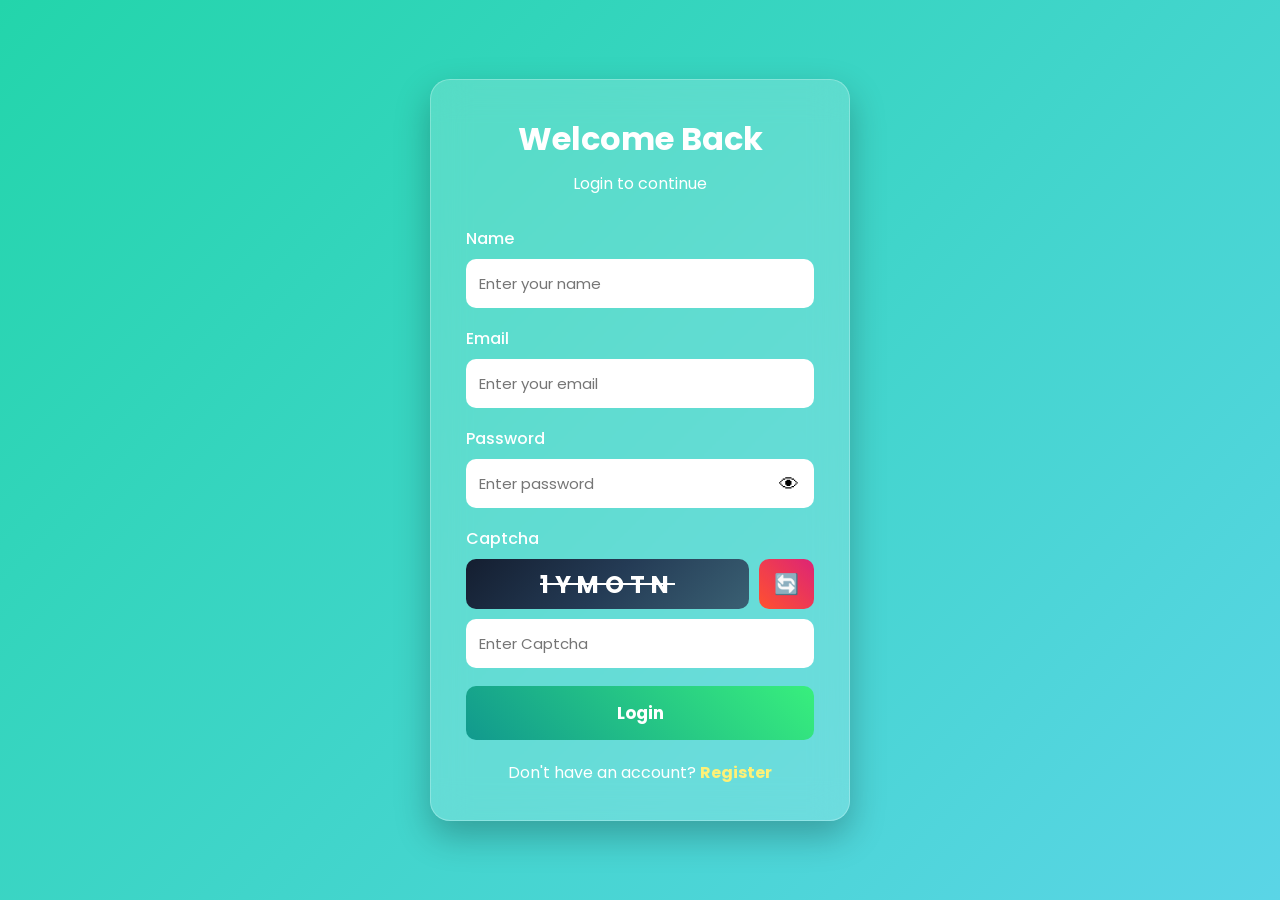
<file: portfolio/pro2/index.html>
<!DOCTYPE html>
<html lang="en">
<head>

<meta charset="UTF-8">
<meta name="viewport" content="width=device-width, initial-scale=1.0">

<title>Home Page</title>

<link href="https://fonts.googleapis.com/css2?family=Poppins:wght@300;400;500;600;700&display=swap" rel="stylesheet">

<style>

*{
margin:0;
padding:0;
box-sizing:border-box;
font-family:'Poppins',sans-serif;
}

body{

display:flex;
justify-content:center;
align-items:center;
min-height:100vh;

background:linear-gradient(-45deg,#667eea,#764ba2,#23d5ab,#00c9ff);
background-size:400% 400%;
animation:bg 10s ease infinite;

}

@keyframes bg{

0%{
background-position:0% 50%;
}

50%{
background-position:100% 50%;
}

100%{
background-position:0% 50%;
}

}

.container{

width:450px;
padding:40px;
border-radius:20px;
text-align:center;

background:rgba(255,255,255,.18);

backdrop-filter:blur(15px);

box-shadow:0 15px 35px rgba(0,0,0,.3);

border:1px solid rgba(255,255,255,.3);

}

h1{

color:white;
margin-bottom:20px;

}

p{

color:white;
font-size:20px;
margin-bottom:30px;

}

#username{

font-weight:bold;
color:#FFF176;

}

button{

width:100%;
padding:14px;

border:none;
border-radius:10px;

font-size:18px;
font-weight:bold;

cursor:pointer;

background:linear-gradient(45deg,#ff512f,#dd2476);

color:white;

transition:.3s;

}

button:hover{

transform:translateY(-3px);

box-shadow:0 10px 20px rgba(0,0,0,.3);

}

</style>

</head>

<body>

<div class="container">

<h1>Dashboard</h1>

<p>

Welcome,

<span id="username"></span>

🎉

</p>

<button id="logoutBtn">

Logout

</button>

</div>

<script>

const user =
JSON.parse(localStorage.getItem("user"));

if(user){

document.getElementById("username").innerHTML =
user.name;

}
else{

window.location.href="login.html";

}

document.getElementById("logoutBtn")
.addEventListener("click",function(){

localStorage.removeItem("user");

alert("Logged Out Successfully");

window.location.href="login.html";

});

</script>

</body>
</html>
</file>
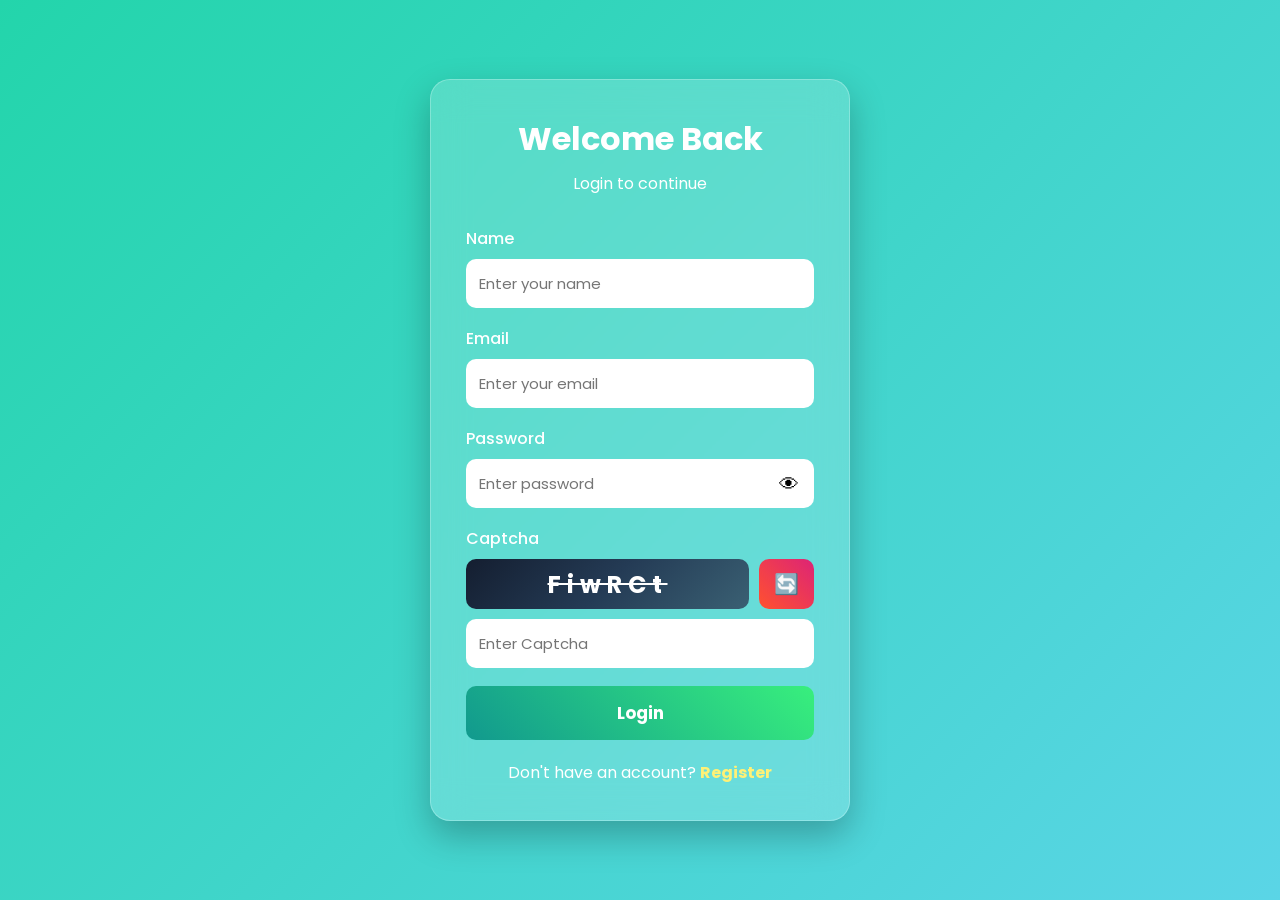
<file: portfolio/pro2/login.html>
<!DOCTYPE html>
<html lang="en">
<head>

<meta charset="UTF-8">
<meta name="viewport" content="width=device-width, initial-scale=1.0">

<title>Modern Login Form</title>

<link rel="preconnect" href="https://fonts.googleapis.com">
<link rel="preconnect" href="https://fonts.gstatic.com" crossorigin>

<link href="https://fonts.googleapis.com/css2?family=Poppins:wght@300;400;500;600;700&display=swap" rel="stylesheet">

<link rel="stylesheet" href="style.css">

</head>

<body>

<div class="wrapper">

<div class="card">

<h1>Welcome Back</h1>

<p class="subtitle">
Login to continue
</p>

<form id="loginForm">

<div class="input-group">

<label>Name</label>

<input
type="text"
id="name"
placeholder="Enter your name">

<small class="error" id="nameError"></small>

</div>

<div class="input-group">

<label>Email</label>

<input
type="email"
id="email"
placeholder="Enter your email">

<small class="error" id="emailError"></small>

</div>

<div class="input-group">

<label>Password</label>

<div class="password-box">

<input
type="password"
id="password"
placeholder="Enter password">

<span id="togglePassword">👁</span>

</div>

<small class="error" id="passwordError"></small>

</div>

<div class="input-group">

<label>Captcha</label>

<div class="captcha-container">

<div id="captcha"></div>

<button
type="button"
id="reloadCaptcha">

🔄

</button>

</div>

<input
type="text"
id="userCaptcha"
placeholder="Enter Captcha">

<small class="error" id="captchaError"></small>

</div>

<button
type="submit"
class="btn">

Login

</button>

<p class="bottom">

Don't have an account?

<a href="register.html">

Register

</a>

</p>

</form>

</div>

</div>

<script src="script.js"></script>

</body>
</html>
</file>
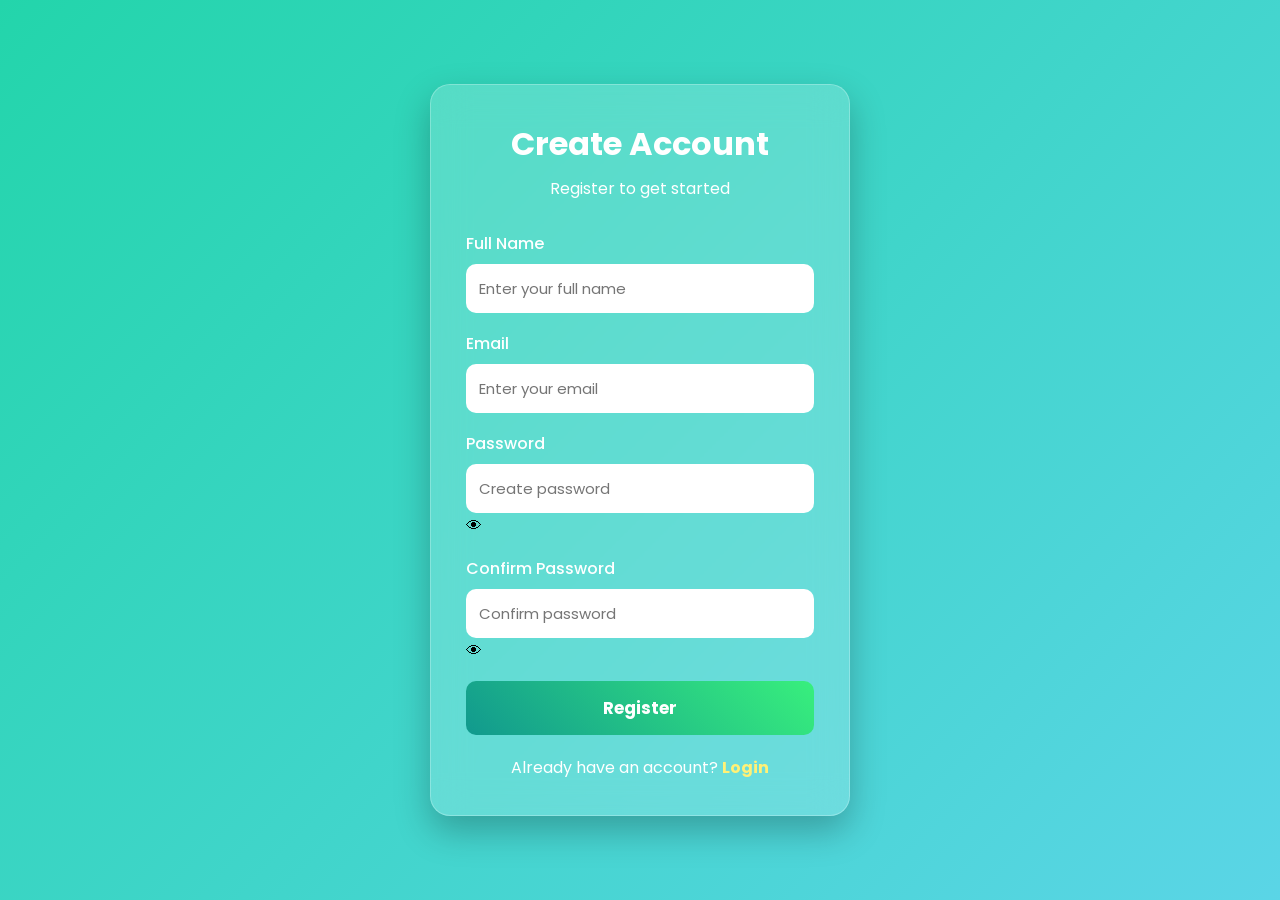
<file: portfolio/pro2/register.html>
<!DOCTYPE html>
<html lang="en">

<head>

<meta charset="UTF-8">

<meta name="viewport"
content="width=device-width, initial-scale=1.0">

<title>Register</title>

<link rel="preconnect"
href="https://fonts.googleapis.com">

<link rel="preconnect"
href="https://fonts.gstatic.com"
crossorigin>

<link href="https://fonts.googleapis.com/css2?family=Poppins:wght@300;400;500;600;700&display=swap"
rel="stylesheet">

<link rel="stylesheet"
href="style.css">

</head>

<body>

<div class="wrapper">

<div class="card">

<h1>Create Account</h1>

<p class="subtitle">
Register to get started
</p>

<form id="registerForm">

<div class="input-group">

<label>Full Name</label>

<input
type="text"
id="regName"
placeholder="Enter your full name">

<small
class="error"
id="regNameError">
</small>

</div>

<div class="input-group">

<label>Email</label>

<input
type="email"
id="regEmail"
placeholder="Enter your email">

<small
class="error"
id="regEmailError">
</small>

</div>

<div class="input-group">

<label>Password</label>

<div class="password-box">

<input
type="password"
id="regPassword"
placeholder="Create password">

<span id="toggleRegPassword">
👁
</span>

</div>

<small
class="error"
id="regPasswordError">
</small>

</div>

<div class="input-group">

<label>Confirm Password</label>

<div class="password-box">

<input
type="password"
id="confirmPassword"
placeholder="Confirm password">

<span id="toggleConfirmPassword">
👁
</span>

</div>

<small
class="error"
id="confirmPasswordError">
</small>

</div>

<button
type="submit"
class="btn">

Register

</button>

<p class="bottom">

Already have an account?

<a href="login.html">
Login
</a>

</p>

</form>

</div>

</div>

<script src="register.js"></script>

</body>

</html>
</file>
<file: portfolio/pro2/style.css>
/* Google Font */

*{
    margin:0;
    padding:0;
    box-sizing:border-box;
    font-family:'Poppins',sans-serif;
}

/* Animated Background */

body{
    min-height:100vh;
    display:flex;
    justify-content:center;
    align-items:center;
    background:linear-gradient(-45deg,
    #667eea,
    #764ba2,
    #6dd5fa,
    #23d5ab);
    background-size:400% 400%;
    animation:gradient 12s ease infinite;
}

@keyframes gradient{

0%{
background-position:0% 50%;
}

50%{
background-position:100% 50%;
}

100%{
background-position:0% 50%;
}

}

/* Wrapper */

.wrapper{
    width:100%;
    display:flex;
    justify-content:center;
    align-items:center;
    padding:20px;
}

/* Glass Card */

.card{

    width:420px;

    background:rgba(255,255,255,.18);

    backdrop-filter:blur(18px);

    border-radius:20px;

    padding:35px;

    border:1px solid rgba(255,255,255,.25);

    box-shadow:0 15px 35px rgba(0,0,0,.25);

}

/* Heading */

h1{

    text-align:center;

    color:white;

    margin-bottom:8px;

    font-size:32px;

}

.subtitle{

    text-align:center;

    color:white;

    margin-bottom:30px;

}

/* Input */

.input-group{

    margin-bottom:18px;

}

.input-group label{

    display:block;

    color:white;

    margin-bottom:8px;

    font-weight:500;

}

.input-group input{

    width:100%;

    padding:13px;

    border:none;

    outline:none;

    border-radius:10px;

    font-size:15px;

    transition:.3s;

}

.input-group input:focus{

    box-shadow:0 0 12px white;

}

/* Password */

.password-box{

    position:relative;

}

.password-box input{

    padding-right:45px;

}

#togglePassword{

    position:absolute;

    right:15px;

    top:50%;

    transform:translateY(-50%);

    cursor:pointer;

    font-size:20px;

}

/* Captcha */

.captcha-container{

    display:flex;

    gap:10px;

    margin-bottom:10px;

}

#captcha{

    flex:1;

    height:50px;

    display:flex;

    justify-content:center;

    align-items:center;

    background:linear-gradient(135deg,#141E30,#243B55,#3A6073);

    color:white;

    font-size:24px;

    letter-spacing:6px;

    font-weight:bold;

    border-radius:10px;

    text-decoration:line-through;

    user-select:none;

}

/* Reload */

#reloadCaptcha{

    width:55px;

    border:none;

    border-radius:10px;

    cursor:pointer;

    color:white;

    font-size:20px;

    background:linear-gradient(45deg,#ff512f,#dd2476);

    transition:.4s;

}

#reloadCaptcha:hover{

    transform:rotate(180deg);

}

/* Button */

.btn{

    width:100%;

    padding:14px;

    border:none;

    border-radius:10px;

    font-size:17px;

    font-weight:bold;

    color:white;

    cursor:pointer;

    background:linear-gradient(45deg,#11998e,#38ef7d);

    transition:.4s;

}

.btn:hover{

    transform:translateY(-3px);

    box-shadow:0 12px 25px rgba(0,0,0,.35);

}

/* Bottom Text */

.bottom{

    text-align:center;

    margin-top:20px;

    color:white;

}

.bottom a{

    color:#FFF176;

    font-weight:bold;

    text-decoration:none;

}

.bottom a:hover{

    text-decoration:underline;

}

/* Error */

.error{

    color:#ffd5d5;

    font-size:13px;

    margin-top:5px;

    display:block;

}

/* Responsive */

@media(max-width:480px){

.card{

width:100%;

padding:25px;

}

h1{

font-size:28px;

}

}
</file>
